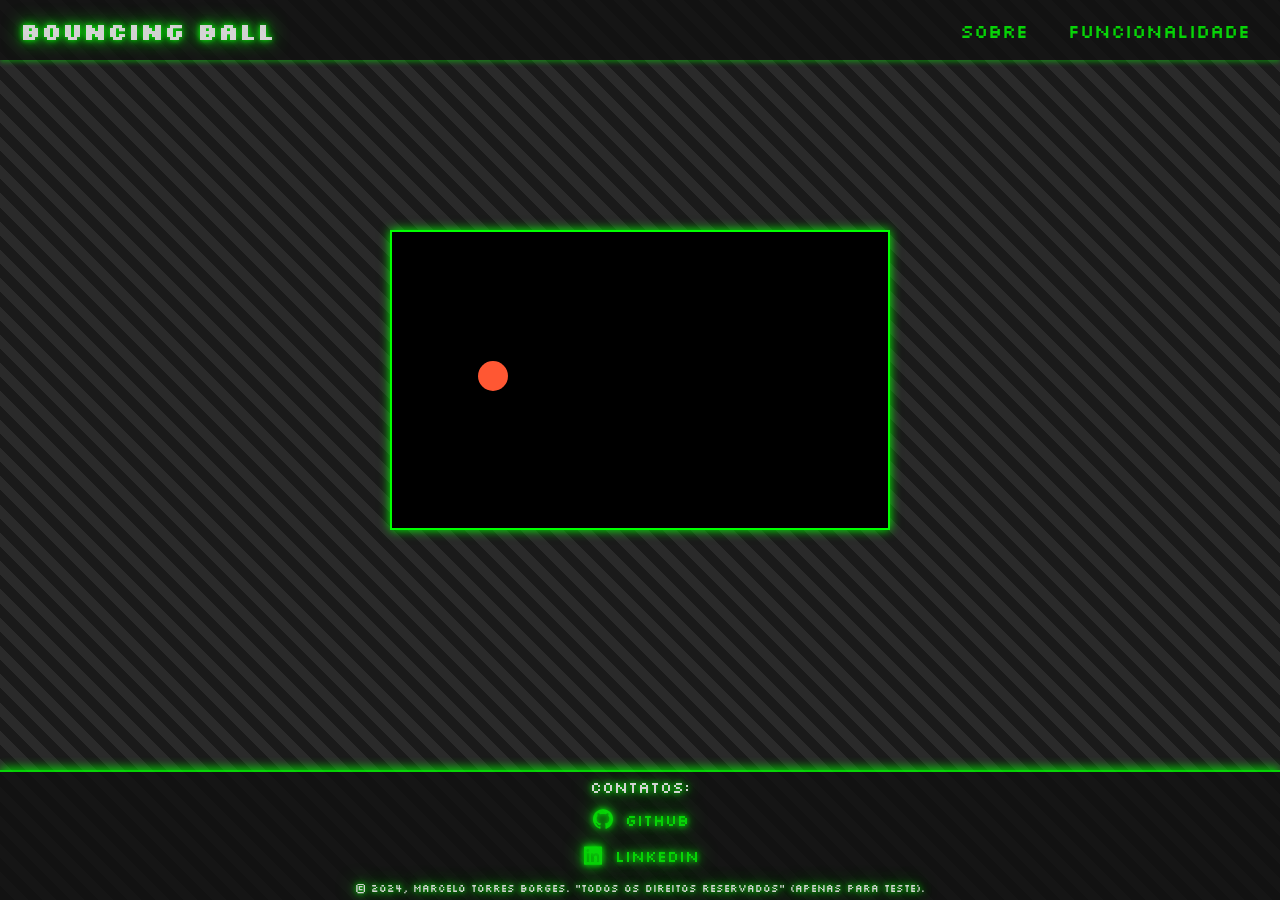
<file: Project_Bouncing_Ball_Animation/index.html>
<!DOCTYPE html>
<html lang="pt-BR">

<head>

    <meta charset="UTF-8">
    <meta name="viewport" content="width=device-width, initial-scale=1.0">
    <meta name="author" content="Marcelo Torres Borges">
    <meta name="description"
        content="Projeto de animação Bouncing Ball desenvolvido em JavaScript. Explore conceitos básicos de lógica de programação e desenvolvimento web para iniciantes.">
    <meta name="robots" content="index, follow">

    <link rel="preconnect" href="https://fonts.googleapis.com">
    <link rel="preconnect" href="https://fonts.gstatic.com" crossorigin>
    <link href="https://fonts.googleapis.com/css2?family=Silkscreen:wght@400;700&display=swap" rel="stylesheet">

    <link rel="apple-touch-icon" sizes="180x180" href="./src/assets/favicon/apple-touch-icon.png">
    <link rel="icon" type="image/png" sizes="32x32" href="./src/assets/favicon/favicon-32x32.png">
    <link rel="icon" type="image/png" sizes="16x16" href="./src/assets/favicon/favicon-16x16.png">
    <link rel="manifest" href="/site.webmanifest">

    <link href='https://unpkg.com/boxicons@2.1.4/css/boxicons.min.css' rel='stylesheet'>

    <link rel="stylesheet" href="./src/css/reset.css">
    <link rel="stylesheet" href="./src/css/style.css">
    <link rel="stylesheet" href="./src/css/responsive.css">

    <title>Animação Bouncing Ball | Projeto para Iniciantes</title>

</head>

<body>

    <header>
        <h1 class="titulopag">Bouncing ball</h1>
        <nav class="navbar">
            <ul class="nav-menu">
                <li class="nav-item">
                    <a href="#" class="nav-link" id="open-sobre">Sobre</a>
                    <div id="modal-sobre" class="modal" role="dialog" aria-label="Sobre o Projeto" aria-modal="true">
                        <div class="modal-content">
                            <span class="close" id="close-sobre" aria-label="Fechar">&times;</span>
                            <p>Este projeto de animação: Bouncing Ball foi desenvolvido como parte dos meus estudos
                                sobre conceitos básicos de lógica de programação aplicada ao desenvolvimento web.</p>
                        </div>
                    </div>
                </li>
                <li class="nav-item">
                    <a href="#" class="nav-link" id="open-funcionalidade">Funcionalidade</a>
                    <div id="modal-funcionalidade" class="modal" role="dialog" aria-label="Funcionalidade"
                        aria-modal="true">
                        <div class="modal-content">
                            <span class="close" id="close-funcionalidade" aria-label="Fechar">&times;</span>
                            <p>A bola percorre o retângulo, no qual a cada colisão com um dos lados a mesma modifica sua
                                tragetória e velocidade. Controlado via JavaScript.</p>
                        </div>
                    </div>
                </li>
            </ul>
        </nav>
    </header>

    <main>
        <section>
            <div class="animation-container">
                <div class="ball" id="ball"></div>
            </div>
        </section>
    </main>

    <footer class="rodape">
        <div>
            <p class="paragrafo">Contatos:</p>
            <ul class="contact-list">
                <li class="contact-item">
                    <i class='bx bxl-github' aria-hidden="true"></i>
                    <a href="https://github.com/MarceloTB-FeWd" class="links" target="_blank">Github</a>
                </li>
                <li class="contact-item">
                    <i class='bx bxl-linkedin-square' aria-hidden="true"></i>
                    <a href="https://www.linkedin.com/in/marcelo-torres-borges-61a527212/" class="links"
                        target="_blank">Linkedin</a>
                </li>
            </ul>
        </div>
        <p class="paragraforodape">&copy; 2024, Marcelo Torres Borges. "Todos os direitos reservados" (apenas para
            teste).</p>
    </footer>

    <script src="./src/js/script.js"></script>

</body>

</html>
</file>
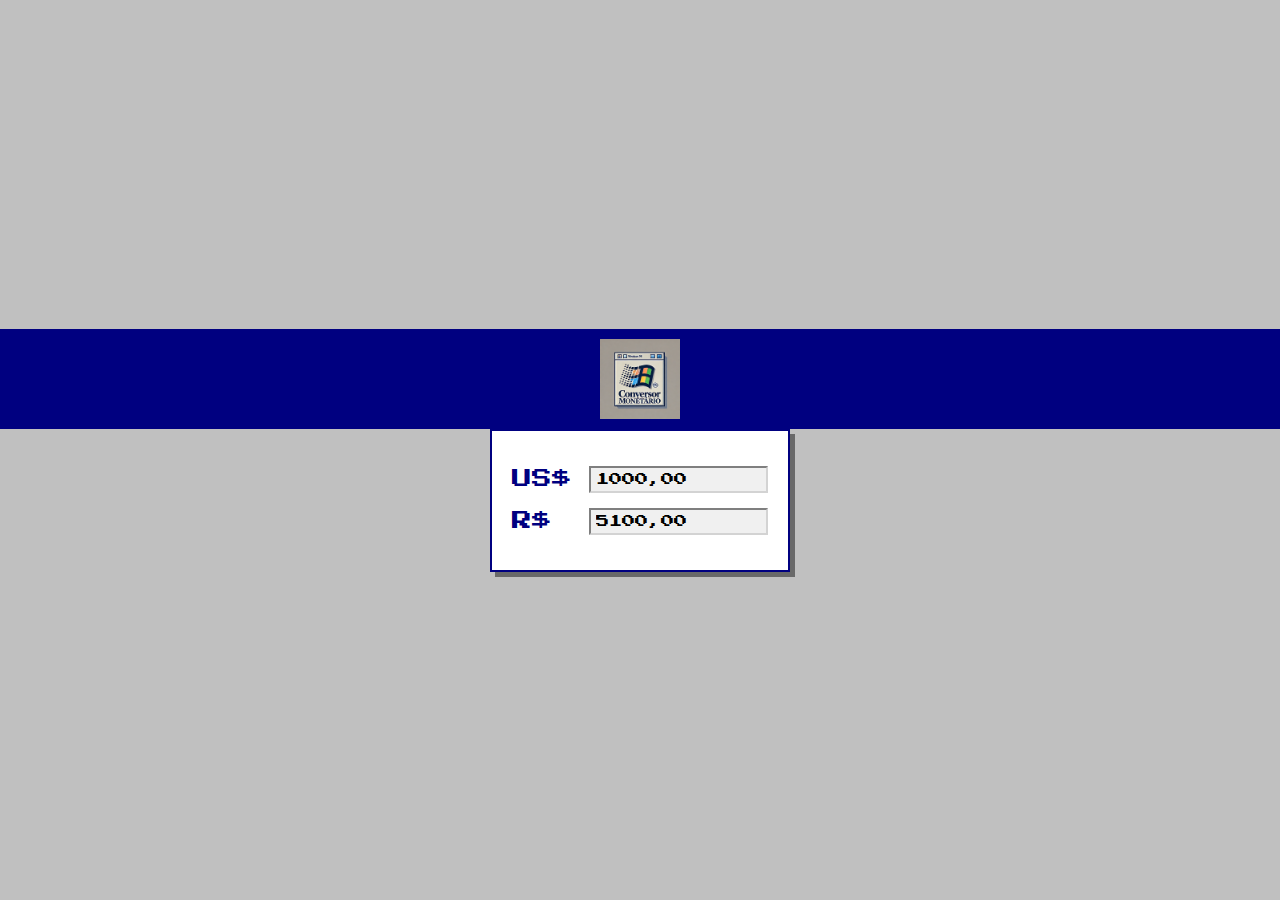
<file: Project_Currency_Converter/index.html>
<!DOCTYPE html>
<html lang="pt-br">

<head>

    <meta charset="UTF-8">
    <meta name="viewport" content="width=device-width, initial-scale=1.0">
    <title>Conversor Monetário</title>

    <link rel="stylesheet" href="./src/css/reset.css">
    <link rel="stylesheet" href="./src/css/estilos.css">
    <link rel="stylesheet" href="./src/css/responsivo.css">

    <link rel="preconnect" href="https://fonts.googleapis.com" />
    <link rel="preconnect" href="https://fonts.gstatic.com" crossorigin />
    <link href="https://fonts.googleapis.com/css2?family=Montaga&family=Press+Start+2P&display=swap" rel="stylesheet" />

</head>

<body>

    <header>
        <img src="./src/assets/imagem/Logov2.png" alt="Conversor" />
    </header>

    <main>
        <section>
            <span class="cur">US$</span>
            <input id="usd" type="text" />
        </section>

        <section>
            <span class="cur">R$</span>
            <input id="brl" type="text" />
        </section>

    </main>

<script src="./src/js/index.js"></script>

</body>

</html>
</file>
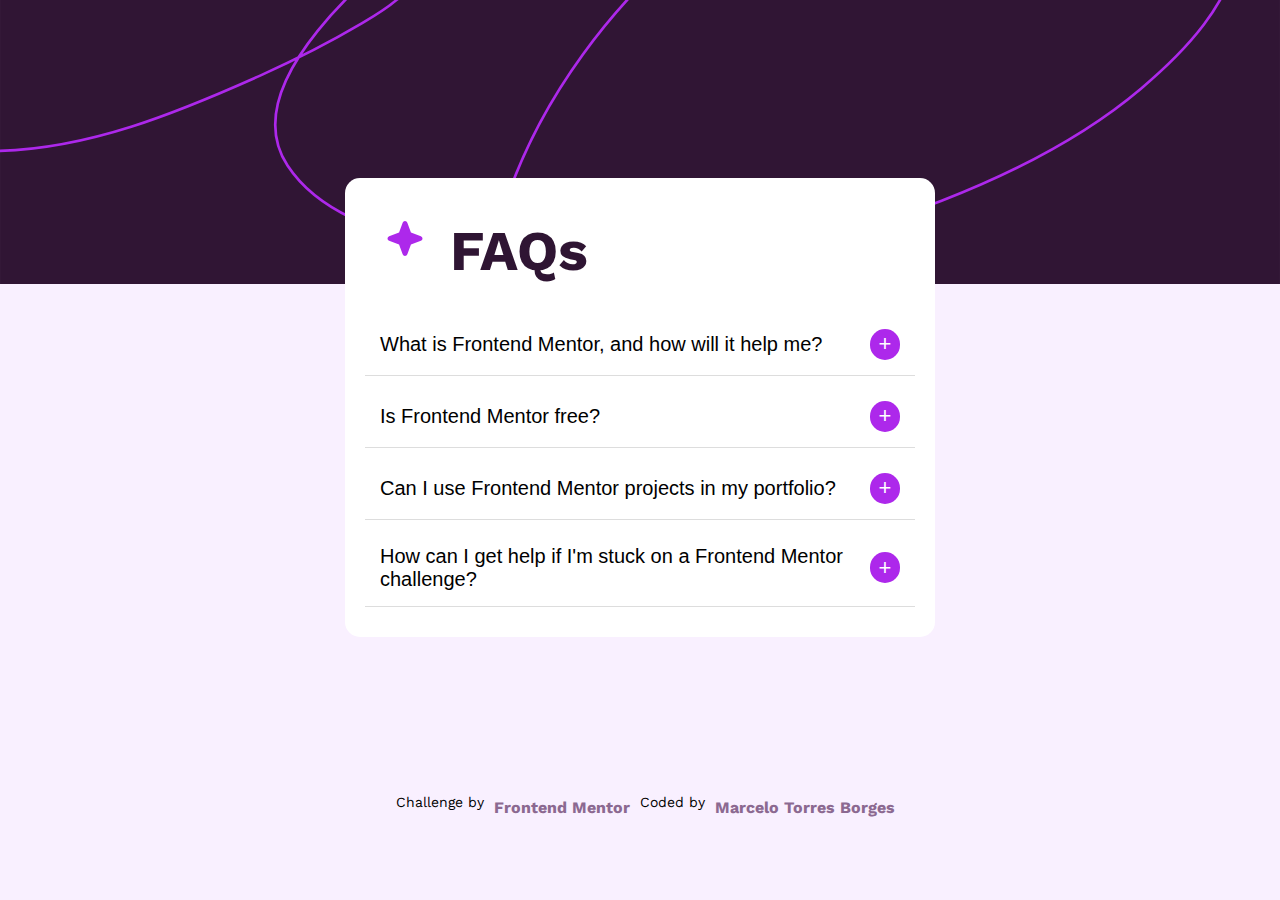
<file: Project_FAQ_Accordion/index.html>
<!DOCTYPE html>
<html lang="en">

<head>
    <meta charset="UTF-8">
    <meta name="viewport" content="width=device-width, initial-scale=1.0">
    <meta name="description" content="Discover an interactive FAQ accordion built with HTML, CSS, and JavaScript. Ideal for developers seeking to improve front-end skills through real-world coding challenges from Frontend Mentor.">
    <meta name="author" content="Marcelo Torres Borges">

    <link rel="shortcut icon" href="./src/assets/images/favicon-32x32.png" type="image/x-icon">

    <link rel="preconnect" href="https://fonts.googleapis.com">
    <link rel="preconnect" href="https://fonts.gstatic.com" crossorigin>
    <link href="https://fonts.googleapis.com/css2?family=Work+Sans:ital,wght@0,100..900;1,100..900&display=swap"
        rel="stylesheet">

    <link rel="stylesheet" href="./src/css/reset.css">
    <link rel="stylesheet" href="./src/css/style.css">
    <link rel="stylesheet" href="./src/css/responsive.css">


    <title>Frontend Mentor | FAQ accordion</title>
</head>

<body>
    <main>
        <section>
            <div class="container-title-svg" aria-label="FAQ title and icon">
                <svg xmlns="http://www.w3.org/2000/svg" width="40" height="41" fill="none" viewBox="0 0 40 41" aria-hidden="true">
                    <path fill="#AD28EB"
                        d="M37.5 20.5a2.467 2.467 0 0 1-1.64 2.344l-9.913 3.604-3.603 9.911a2.5 2.5 0 0 1-4.688 0l-3.604-9.922-9.911-3.593a2.5 2.5 0 0 1 0-4.688l9.921-3.604 3.594-9.911a2.5 2.5 0 0 1 4.688 0l3.604 9.921 9.911 3.594A2.467 2.467 0 0 1 37.5 20.5Z" />
                </svg>
                <h1>FAQs</h1>
            </div>
            <ul aria-label="List of frequently asked questions">
                <li>
                    <div class="faq-items" aria-label="FAQ item 1">
                        <button class="faq-question" aria-expanded="false" aria-controls="answer-1">
                            <span>What is Frontend Mentor, and how will it help
                                me?</span>
                            <span class="icon" aria-hidden="true">+</span>
                        </button>
                        <div class="faq-answer" id="1a" aria-hidden="true">
                            <p>Frontend Mentor offers realistic coding challenges to help developers
                                improve
                                their
                                frontend coding skills with projects in HTML, CSS, and JavaScript. It's suitable for
                                all levels and ideal for portfolio building.
                            </p>
                        </div>
                    </div>
                </li>
                <li>
                    <div class="faq-items" aria-label="FAQ item 2">
                        <button class="faq-question" aria-expanded="false" aria-controls="answer-2">
                            <span>Is Frontend Mentor free?</span>
                            <span class="icon" aria-hidden="true">+</span>
                        </button>
                        <div class="faq-answer" id="2b" aria-hidden="true">
                            <p>Yes, Frontend Mentor offers both free and premium coding challenges, with the free
                                option providing access to a range of projects suitable for all skill levels.
                            </p>
                        </div>
                    </div>
                </li>
                <li>
                    <div class="faq-items" aria-label="FAQ item 3">
                        <button class="faq-question" aria-expanded="false" aria-controls="answer-3">
                            <span>Can I use Frontend Mentor projects in my portfolio?</span>
                            <span class="icon" aria-hidden="true">+</span>
                        </button>
                        <div class="faq-answer" id="3c" aria-hidden="true">
                            <p>Yes, you can use projects completed on Frontend Mentor in your portfolio. It's an
                                excellent
                                way to showcase your skills to potential employers!
                            </p>
                        </div>
                    </div>
                </li>
                <li>
                    <div class="faq-items" aria-label="FAQ item 4">
                        <button class="faq-question" aria-expanded="false" aria-controls="answer-4">
                            <span>How can I get help if I'm stuck on a Frontend Mentor challenge?</span>
                            <span class="icon" aria-hidden="true">+</span>
                        </button>
                        <div class="faq-answer" id="4d" aria-hidden="true">
                            <p>The best place to get help is inside Frontend Mentor's Discord community. There's a help
                                channel where you can ask questions and seek support from other community members.
                            </p>
                        </div>
                    </div>
                </li>
            </ul>
        </section>
    </main>

    <footer>
        <div class="container-footer-links">
            <p class="p-footer">Challenge by</p> 
            <a href="https://www.frontendmentor.io?ref=challenge" target="_blank" class="links" rel="noopener noreferrer">Frontend Mentor</a>
            <p class="p-footer">Coded by</p>  
            <a href="https://github.com/MarceloTB-FeWd" target="_blank" class="links" rel="noopener noreferrer">Marcelo Torres Borges</a>
        </div>
    </footer>

    <script src="./src/js/script.js"></script>
</body>

</html>
</file>
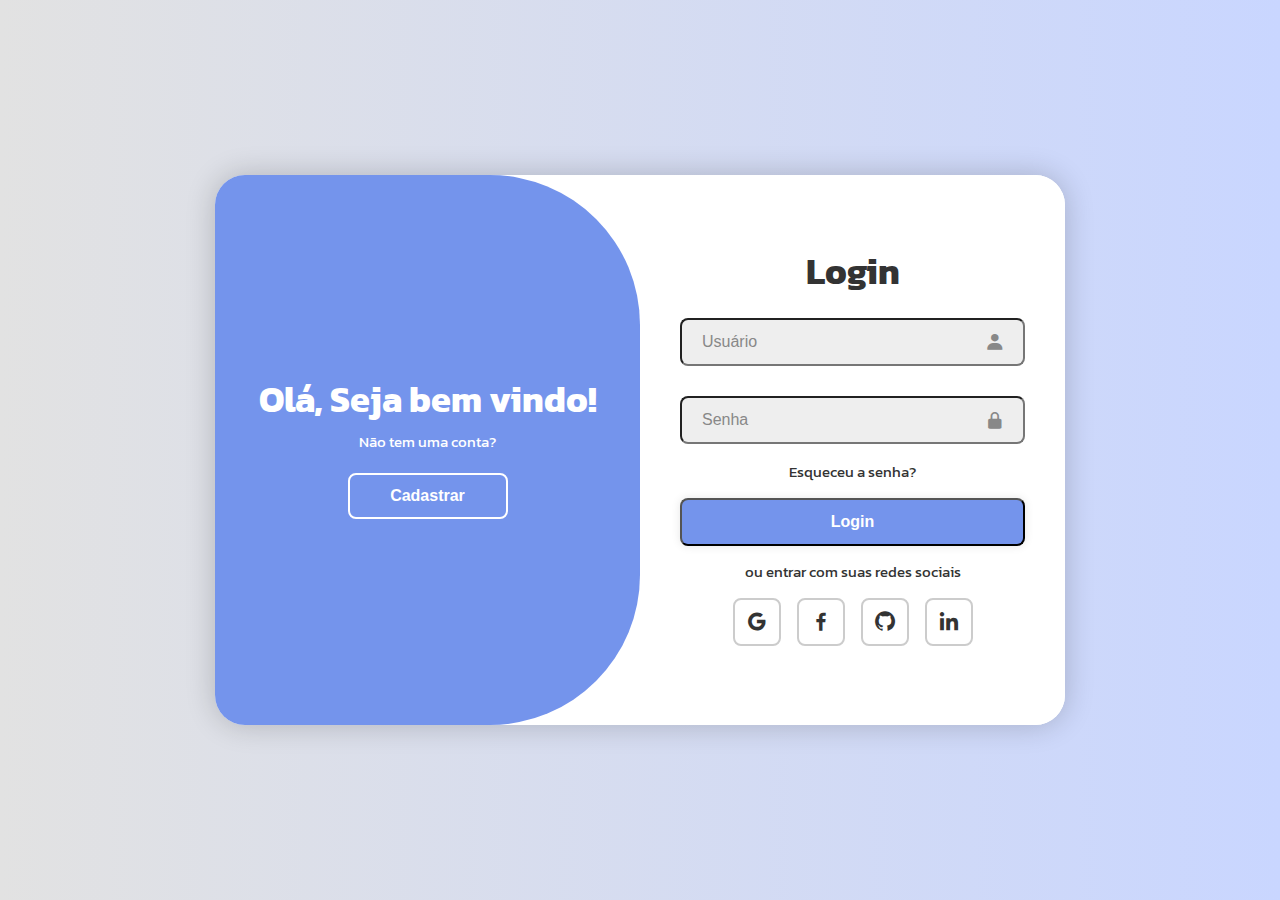
<file: Project_Login_Register_Interface/index.html>
<!DOCTYPE html>
<html lang="pt-br">

<head>
    <meta charset="UTF-8">
    <meta name="viewport" content="width=device-width, initial-scale=1.0">
    <meta http-equiv="X-UA-Compatible" content="ie=edge">
    <meta name="description" content="Formulário de registro e também de login">

    <title>Login</title>

    <link rel="preconnect" href="https://fonts.googleapis.com">
    <link rel="preconnect" href="https://fonts.gstatic.com" crossorigin>
    <link
        href="https://fonts.googleapis.com/css2?family=Kanit:ital,wght@0,100;0,200;0,300;0,400;0,500;0,600;0,700;0,800;0,900;1,100;1,200;1,300;1,400;1,500;1,600;1,700;1,800;1,900&family=Roboto+Condensed:ital,wght@0,100..900;1,100..900&display=swap"
        rel="stylesheet">
        
    <link rel="apple-touch-icon" sizes="180x180" href="./src/assets/favicon_io/apple-touch-icon.png">
    <link rel="icon" type="image/png" sizes="32x32" href="./src/assets/favicon_io/favicon-32x32.png">
    <link rel="icon" type="image/png" sizes="16x16" href="./src/assets/favicon_io/favicon-16x16.png">
    <link rel="manifest" href="./src/assets/favicon_io/site.webmanifest">

    <link rel="stylesheet" href="./src/css/reset.css">
    <link rel="stylesheet" href="./src/css/style.css">
    <link rel="stylesheet" href="./src/css/responsive.css">

    <link href='https://unpkg.com/boxicons@2.1.4/css/boxicons.min.css' rel='stylesheet'>

</head>

<body>

    <!-- 1 -->
    <div class="container">
        <div class="form-box login">
            <form action="">
                <h1>Login</h1>
                <div class="input-box">
                    <input type="text" placeholder="Usuário" required>
                    <i class='bx bxs-user'></i>
                </div>
                <div class="input-box">
                    <input type="password" placeholder="Senha" required>
                    <i class='bx bxs-lock-alt'></i>
                </div>
                <div class="forgot-link">
                    <a href="#">Esqueceu a senha?</a>
                </div>
                <button type="submit" class="btn">Login</button>
                <p>ou entrar com suas redes sociais</p>
                <div class="social-icons">
                    <a href="#">
                        <i class='bx bxl-google'></i>
                    </a>
                    <a href="#">
                        <i class='bx bxl-facebook'></i>
                    </a>
                    <a href="#">
                        <i class='bx bxl-github'></i>
                    </a>
                    <a href="#">
                        <i class='bx bxl-linkedin'></i>
                    </a>
                </div>
            </form>
        </div>

        <!-- 2 -->
        <div class="form-box register">
            <form action="">
                <h1>Cadastrar</h1>
                <div class="input-box">
                    <input type="text" placeholder="Usuário" required>
                    <i class='bx bxs-user'></i>
                </div>
                <div class="input-box">
                    <input type="email" placeholder="Email" required>
                    <i class='bx bxs-envelope'></i>
                </div>
                <div class="input-box">
                    <input type="password" placeholder="Senha" required>
                    <i class='bx bxs-lock-alt'></i>
                </div>
                <button type="submit" class="btn">Cadastrar</button>
                <p>ou cadastre-se com suas redes sociais</p>
                <div class="social-icons">
                    <a href="#">
                        <i class='bx bxl-google'></i>
                    </a>
                    <a href="#">
                        <i class='bx bxl-facebook'></i>
                    </a>
                    <a href="#">
                        <i class='bx bxl-github'></i>
                    </a>
                    <a href="#">
                        <i class='bx bxl-linkedin'></i>
                    </a>
                </div>
            </form>
        </div>

        <!-- 3 -->
        <div class="toggle-box">
            <div class="toggle-panel toggle-left">
                <h1>Olá, Seja bem vindo!</h1>
                <p>Não tem uma conta?</p>
                <button class="btn register-btn">Cadastrar</button>
            </div>
            <div class="toggle-panel toggle-right">
                <h1>Bem vindo de volta!</h1>
                <p>Já tem uma conta?</p>
                <button class="btn login-btn">Login</button>
            </div>
        </div>
    </div>

    <script src="./src/js/script.js"></script>

</body>

</html>
</file>
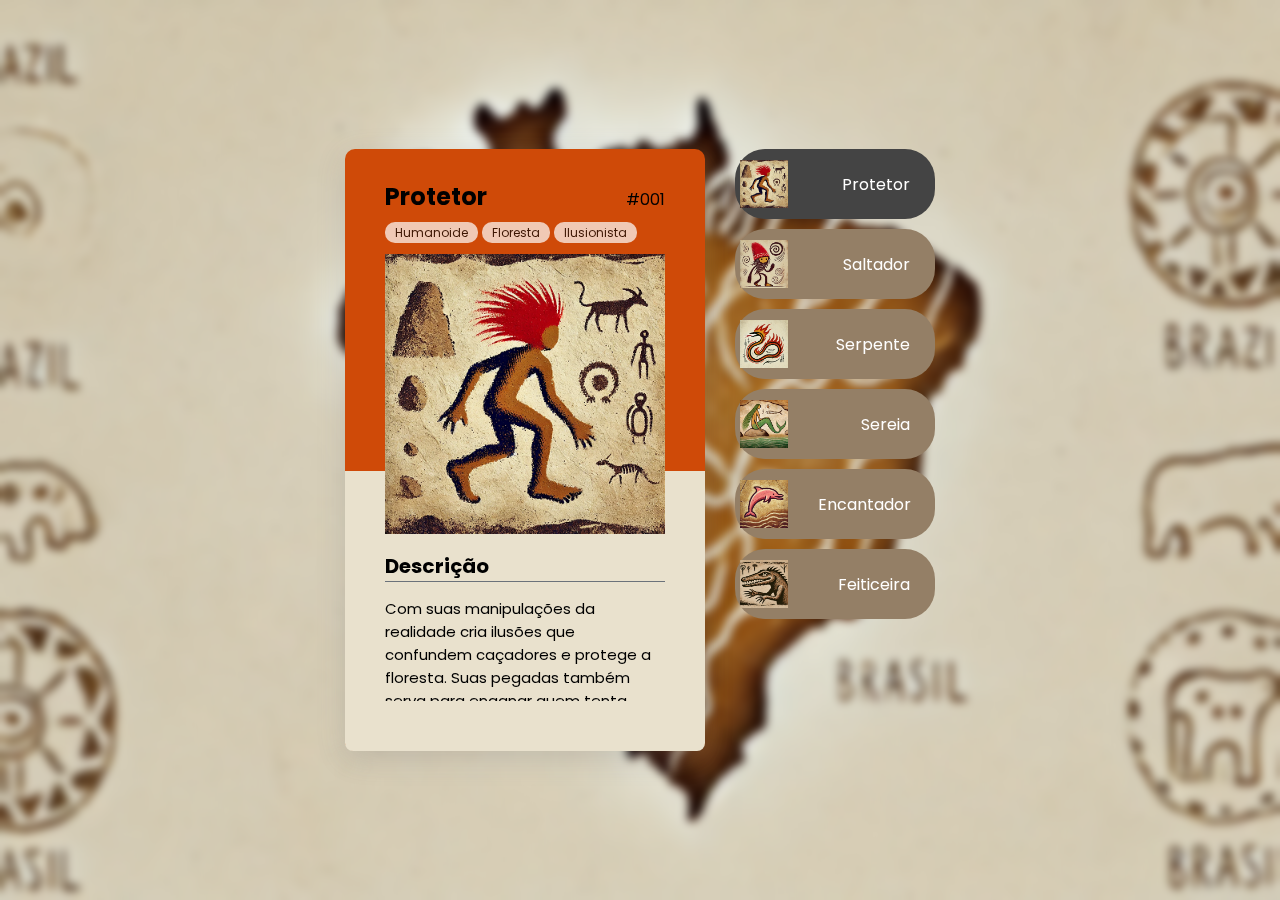
<file: Project_Paleolithic_Creatures/index.html>
<!DOCTYPE html>
<html lang="pt-BR">
  <head>
    <meta charset="UTF-8" />
    <meta name="viewport" content="width=device-width, initial-scale=1.0" />
    <title>Criaturas do Paleolítico</title>

    <link rel="stylesheet" href="./src/css/reset.css">
    <link rel="stylesheet" href="./src/css/estilos.css">
    <link rel="stylesheet" href="./src/css/responsivo.css">

    <link rel="preconnect" href="https://fonts.googleapis.com" />
    <link rel="preconnect" href="https://fonts.gstatic.com" crossorigin />
    <link
      href="https://fonts.googleapis.com/css2?family=Poppins:ital,wght@0,100;0,200;0,300;0,400;0,500;0,600;0,700;0,800;0,900;1,100;1,200;1,300;1,400;1,500;1,600;1,700;1,800;1,900&display=swap"
      rel="stylesheet"
    />
  </head>

  <body>
    <main>
      <div class="devclore">
        <div class="cartoes-devclore">
          <div class="cartao-devclore tipo-humanoide aberto" id="cartao-protetor">
            <div class="cartao-topo">
              <div class="detalhes">
                <h2 class="nome">Protetor</h2>
                <span>#001</span>
              </div>

              <span class="tipo">Humanoide</span>
              <span class="local">Floresta</span>
              <span class="habilidade">Ilusionista</span>

              <div class="cartao-imagem">
                <img src="./src/assets/imagens/protetor.png" alt="protetor" />
              </div>
            </div>

            <div class="cartao-informacoes">
              <div class="descricao">
                <h3>Descrição</h3>

                <p>
                  Com suas manipulações da realidade cria ilusões que confundem caçadores e protege a floresta. Suas pegadas também serva para enganar quem tenta invadir seu território. Implacável com quem desrespeita a natureza, usa sua astúcia e força para manter o equilíbrio na selva.
                </p>
              </div>
            </div>
          </div>

          <div class="cartao-devclore tipo-travesso" id="cartao-saltador">
            <div class="cartao-topo">
              <div class="detalhes">
                <h2 class="nome">Saltador</h2>
                <span>#002</span>
              </div>

              <span class="tipo">Travesso</span>
              <span class="local">Redemoinhos</span>
              <span class="habilidade">Arteiro</span>

              <div class="cartao-imagem">
                <img src="./src/assets/imagens/saltador.png" alt="saltador" />
              </div>
            </div>

            <div class="cartao-informacoes">
              <div class="descricao">
                <h3>Descrição</h3>
                <p>
                  Travesso e veloz, ele aparece em redemoinhos, pregando peças em viajantes desavisados. Com seu gorro encantado, espalha confusão e caos, mas sempre com um toque de humor.
                </p>
              </div>
            </div>
          </div>

          <div class="cartao-devclore tipo-dragao" id="cartao-serpente">
            <div class="cartao-topo">
              <div class="detalhes">
                <h2 class="nome">Serpente</h2>
                <span>#003</span>
              </div>

              <span class="tipo">Dragão</span>
              <span class="local">Pampas</span>
              <span class="habilidade">Sopro de fogo</span>

              <div class="cartao-imagem">
                <img src="./src/assets/imagens/serpente.png" alt="serpente" />
              </div>
            </div>

            <div class="cartao-informacoes">
              <div class="descricao">
                <h3>Descrição</h3>
                <p>
                  Esta criatura mítica desliza pelos campos e florestas, envolta em chamas. Guardiã das matas, ela pune aqueles que ousam destruí-las. Seu brilho de fogo é tanto um aviso quanto uma ameaça.
                </p>
              </div>
            </div>
          </div>

          <div class="cartao-devclore tipo-agua" id="cartao-sereia">
            <div class="cartao-topo">
              <div class="detalhes">
                <h2 class="nome">Sereia</h2>
                <span>#004</span>
              </div>

              <span class="tipo">Água</span>
              <span class="local">Lagoa</span>
              <span class="habilidade">Encantamento</span>

              <div class="cartao-imagem">
                <img src="./src/assets/imagens/sereia.png" alt="sereia" />
              </div>
            </div>

            <div class="cartao-informacoes">
              <div class="descricao">
                <h3>Descrição</h3>

                <p>
                  Encantadora e misteriosa, sua beleza atrai navegantes para os rios profundos. Metade mulher, metade peixe, ela é tanto protetora quanto tentadora, usando seu canto para fascinar e controlar.
                </p>
              </div>
            </div>
          </div>

          <div class="cartao-devclore tipo-metamorfo" id="cartao-encantador">
            <div class="cartao-topo">
              <div class="detalhes">
                <h2 class="nome">Encantador</h2>
                <span>#005</span>
              </div>

              <span class="tipo">Metamorfo</span>
              <span class="local">Rio</span>
              <span class="habilidade">Persuadir</span>

              <div class="cartao-imagem">
                <img src="./src/assets/imagens/encantador.png" alt="encantador" />
              </div>
            </div>

            <div class="cartao-informacoes">
              <div class="descricao">
                <h3>Descrição</h3>
                <p>
                  Um ser que assume a forma de um homem carismático nas noites de lua cheia. Seduz e encanta, mas logo desaparece nas profundezas das águas. Sua lenda permeia as margens dos rios amazônicos.
                </p>
              </div>
            </div>
          </div>

          <div class="cartao-devclore tipo-pesadelo" id="cartao-feiticeira">
            <div class="cartao-topo">
              <div class="detalhes">
                <h2 class="nome">Feiticeira</h2>
                <span>#006</span>
              </div>

              <span class="tipo">Pesadelo</span>
              <span class="local">Gruta</span>
              <span class="habilidade">Aterrorizar</span>

              <div class="cartao-imagem">
                <img src="./src/assets/imagens/feiticeira.png" alt="feiticeira" />
              </div>
            </div>

            <div class="cartao-informacoes">
              <div class="descricao">
                <h3>Descrição</h3>
                <p>
                  Uma bruxa com aparência de réptil, temida por sua habilidade de invadir os sonhos e trazer pesadelos. Vive nas sombras, sempre à espreita, e usa seus poderes para aterrorizar os que ousam cruzar seu caminho.
                </p>
              </div>
            </div>
          </div>
        </div>

        <nav class="listagem">
          <ul>
            <li class="devclore ativo" id="protetor">
              <img src="./src/assets/imagens/protetor.png" alt="protetor" />
              <span>Protetor</span>
            </li>
            <li class="devclore" id="saltador">
              <img src="./src/assets/imagens/saltador.png" alt="saltador" />
              <span>Saltador</span>
            </li>
            <li class="devclore" id="serpente">
              <img src="./src/assets/imagens/serpente.png" alt="serpente" />
              <span>Serpente</span>
            </li>
            <li class="devclore" id="sereia">
              <img src="./src/assets/imagens/sereia.png" alt="sereia" />
              <span>Sereia</span>
            </li>
            <li class="devclore" id="encantador">
              <img src="./src/assets/imagens/encantador.png" alt="encantador" />
              <span>Encantador</span>
            </li>
            <li class="devclore" id="feiticeira">
              <img src="./src/assets/imagens/feiticeira.png" alt="feiticeira" />
              <span>Feiticeira</span>
            </li>
          </ul>
        </nav>
      </div>
    </main>
    <script src="./src/js/index.js"></script>
  </body>
</html>
</file>
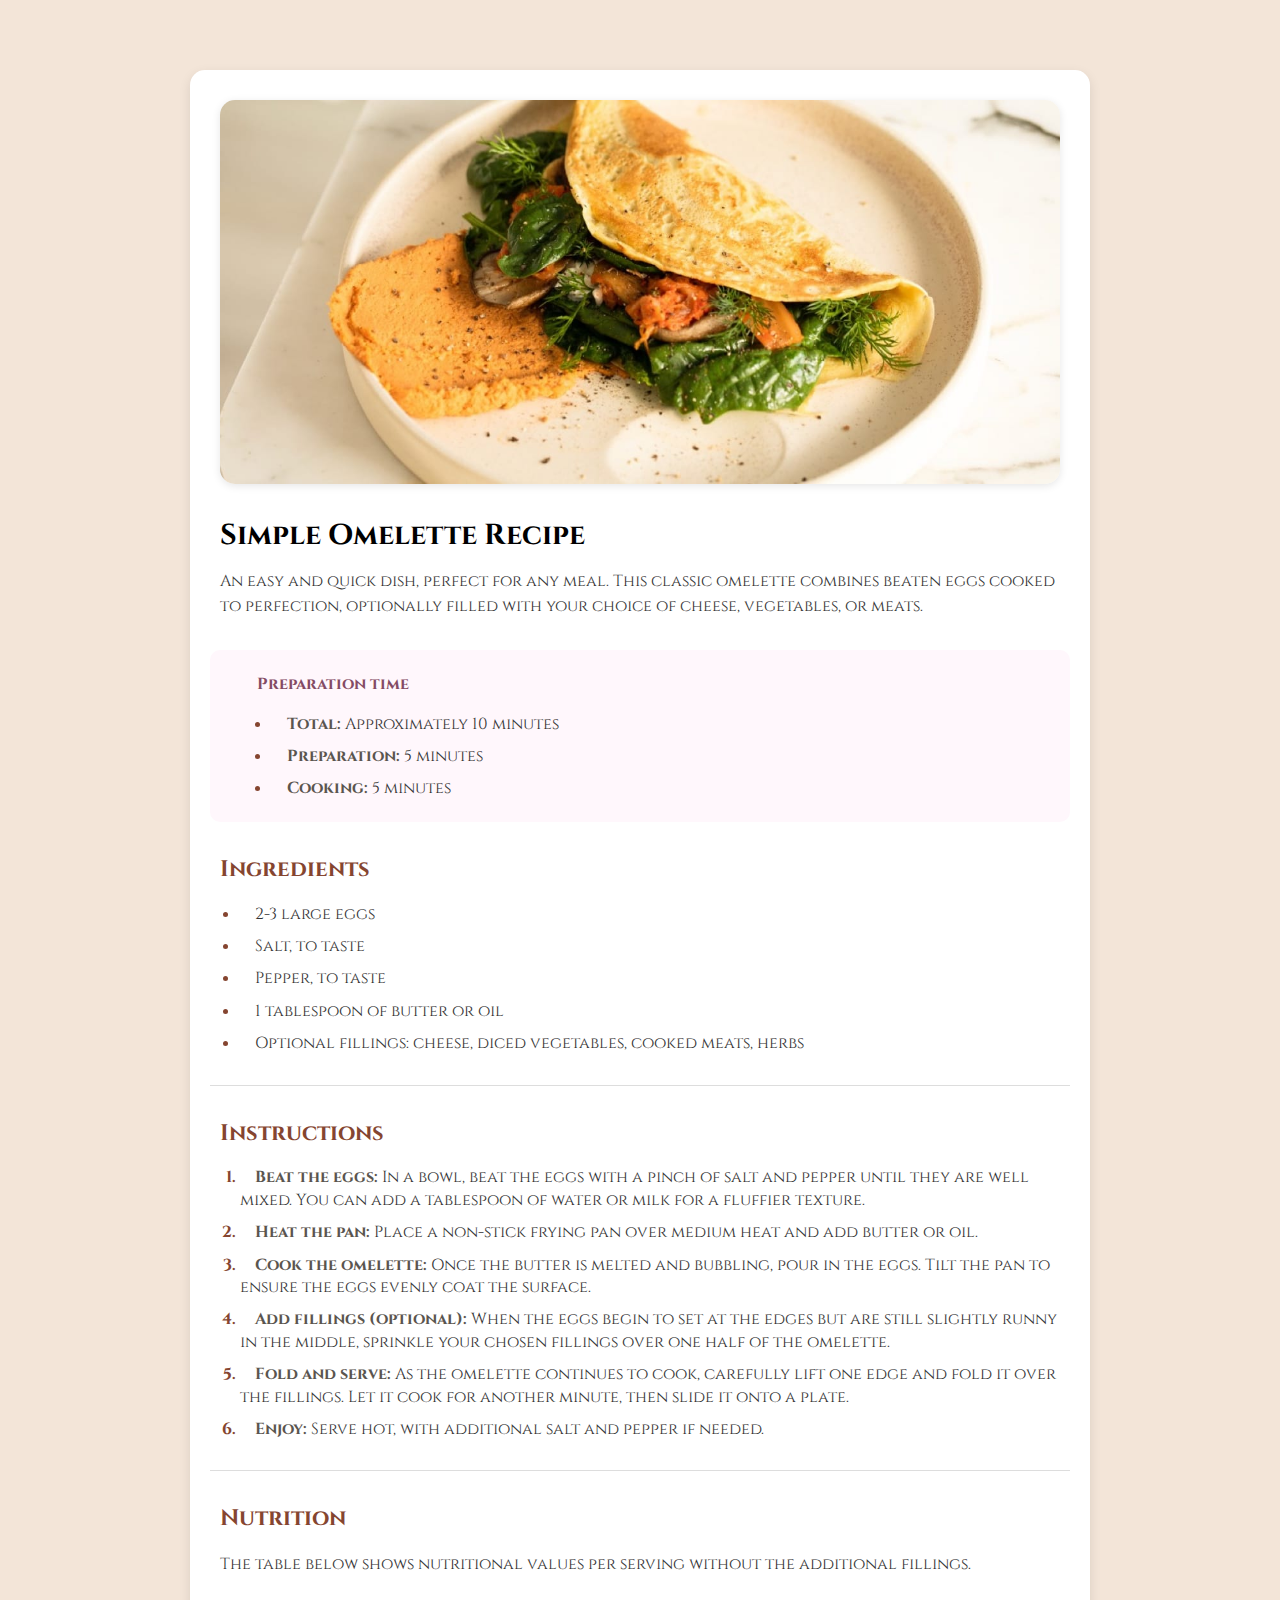
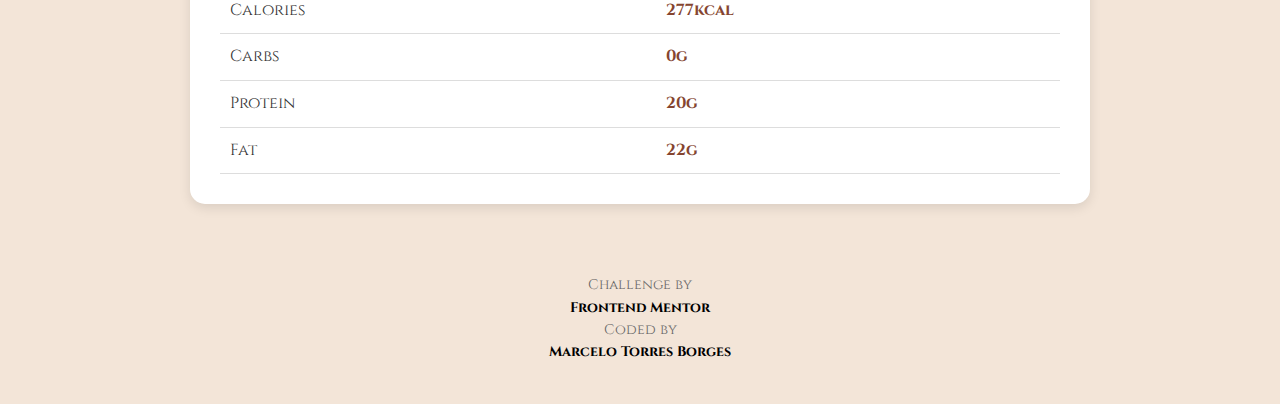
<file: Project_Recipe_Page/index.html>
<!DOCTYPE html>
<html lang="en">

<head>
    <meta charset="UTF-8">
    <meta name="viewport" content="width=device-width, initial-scale=1.0">
    <meta name="description"
        content="Learn how to make a simple and delicious omelette with this easy recipe. Step-by-step instructions, ingredients list, preparation tips, and nutrition facts included. Perfect for any meal!">

    <link rel="icon" type="image/png" sizes="32x32" href="./src/assets/images/favicon-32x32.png">

    <link rel="preconnect" href="https://fonts.googleapis.com">
    <link rel="preconnect" href="https://fonts.gstatic.com" crossorigin>
    <link href="https://fonts.googleapis.com/css2?family=Cinzel:wght@400..900&display=swap" rel="stylesheet">

    <link rel="stylesheet" href="./src/css/reset.css">
    <link rel="stylesheet" href="./src/css/style.css">
    <link rel="stylesheet" href="./src/css/responsive.css">

    <title>Frontend Mentor | Recipe page</title>

</head>

<body>

    <main>
        <section>
            <div class="container-first">
                <img src="./src/assets/images/image-omelette.jpeg" alt="Plate of a simple omelette with vegetables"
                    class="custom-img">
                <h1>Simple Omelette Recipe</h1>
                <p>An easy and quick dish, perfect for any meal. This classic omelette combines beaten eggs cooked
                    to perfection, optionally filled with your choice of cheese, vegetables, or meats.
                </p>
            </div>
        </section>

        <section>
            <div class="container-pt">
                <h2>Preparation time</h2>
                <ul aria-label="List of preparation">
                    <li><strong>Total:</strong> Approximately 10 minutes</li>
                    <li><strong>Preparation:</strong> 5 minutes</li>
                    <li><strong>Cooking:</strong> 5 minutes</li>
                </ul>
            </div>
        </section>

        <section>
            <div class="container-ingre">
                <h2>Ingredients</h2>
                <ul aria-label="List of required ingredients">
                    <li>2-3 large eggs</li>
                    <li>Salt, to taste</li>
                    <li>Pepper, to taste</li>
                    <li>1 tablespoon of butter or oil</li>
                    <li>Optional fillings: cheese, diced vegetables, cooked meats, herbs</li>
                </ul>
            </div>
        </section>

        <section>
            <div class="container-inst">
                <h2>Instructions</h2>
                <ol aria-label="List of instructions">
                    <li><strong>Beat the eggs:</strong> In a bowl, beat the eggs with a pinch of salt and pepper until
                        they are well
                        mixed.
                        You can add a tablespoon of water or milk for a fluffier texture.</li>
                    <li><strong>Heat the pan:</strong> Place a non-stick frying pan over medium heat and add butter or
                        oil.</li>
                    <li><strong>Cook the omelette:</strong> Once the butter is melted and bubbling, pour in the eggs.
                        Tilt the pan to
                        ensure
                        the eggs evenly coat the surface.</li>
                    <li><strong>Add fillings (optional):</strong> When the eggs begin to set at the edges but are still
                        slightly runny in
                        the
                        middle, sprinkle your chosen fillings over one half of the omelette.</li>
                    <li><strong>Fold and serve:</strong> As the omelette continues to cook, carefully lift one edge and
                        fold it over the
                        fillings. Let it cook for another minute, then slide it onto a plate.</li>
                    <li><strong>Enjoy:</strong> Serve hot, with additional salt and pepper if needed.</li>
                </ol>
            </div>
        </section>

        <section>
            <div class="container-nutri">
                <h2>Nutrition</h2>
                <p>The table below shows nutritional values per serving without the additional fillings.</p>
                <table class="table-nutri" aria-label="Nutritional values per serving">
                    <tr>
                        <th scope="row">Calories</th>
                        <td>277kcal</td>
                    </tr>
                    <tr>
                        <th scope="row">Carbs</th>
                        <td>0g</td>
                    </tr>
                    <tr>
                        <th scope="row">Protein</th>
                        <td>20g</td>
                    </tr>
                    <tr>
                        <th scope="row">Fat</th>
                        <td>22g</td>
                    </tr>
                </table>
            </div>
        </section>
    </main>

    <footer>
        <div class="attribution">
            Challenge by <a class="link" href="https://www.frontendmentor.io?ref=challenge" target="_blank"
                rel="noopener noreferrer" aria-label="Visit Frontendio page">Frontend Mentor</a>
            Coded by <a class="link" href="https://github.com/MarceloTB-FeWd" target="_blank" rel="noopener noreferrer"
                aria-label="Visit Marcelo Torres Borges's GitHub profile">Marcelo Torres Borges</a>
        </div>
    </footer>

</body>

</html>
</file>
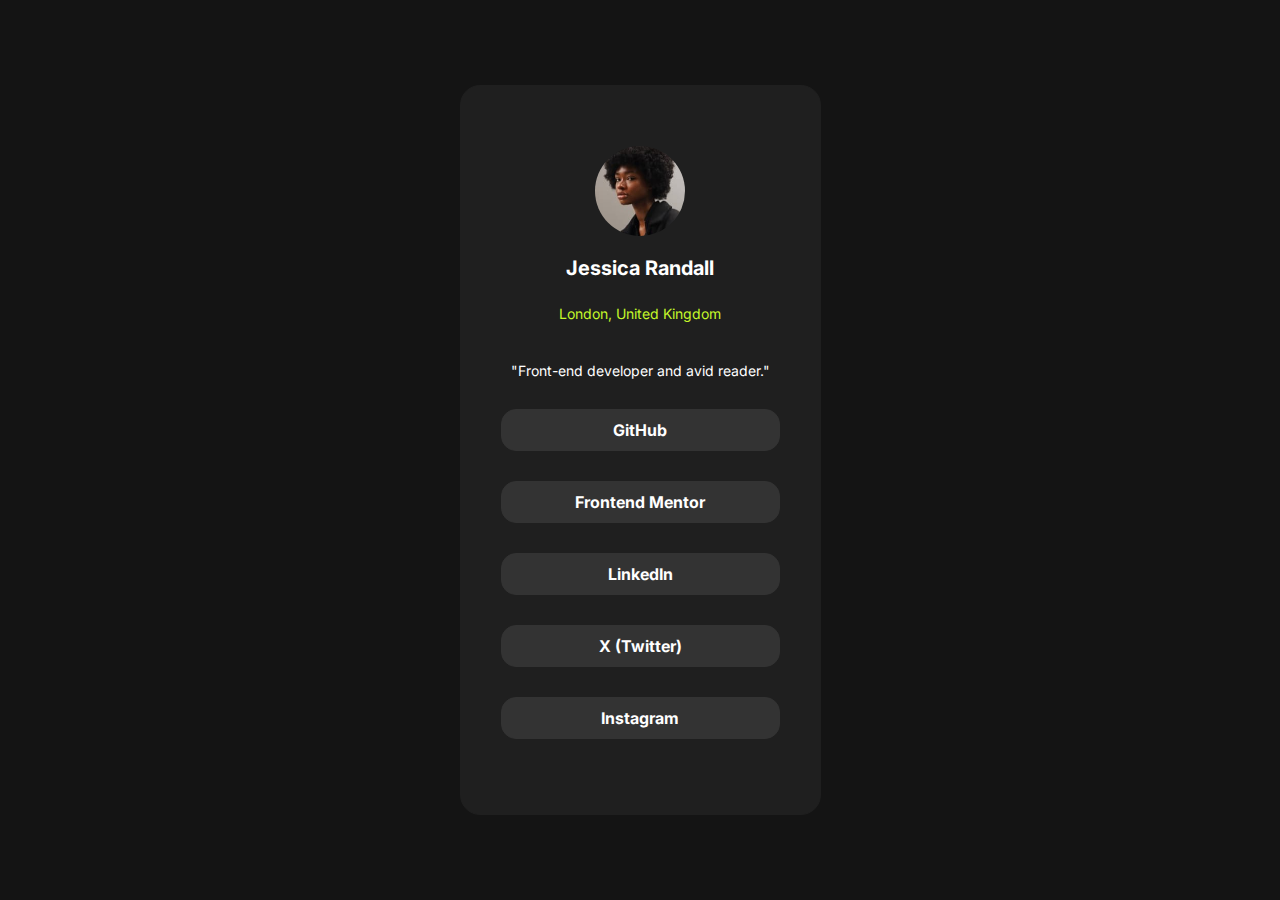
<file: Project_Social_links_profile_main/index.html>
<!DOCTYPE html>
<html lang="en">

<head>
    <meta charset="UTF-8">
    <meta name="viewport" content="width=device-width, initial-scale=1.0">
    <meta name="description" content="Connect with me through my social profiles on various platforms.">
    <meta name="author" content="Marcelo Torres Borges">

    <link rel="shortcut icon" href="./src/assets/images/favicon-32x32.png" type="image/x-icon">

    <link rel="preconnect" href="https://fonts.googleapis.com">
    <link rel="preconnect" href="https://fonts.gstatic.com" crossorigin>
    <link
        href="https://fonts.googleapis.com/css2?family=Inter:ital,opsz,wght@0,14..32,100..900;1,14..32,100..900&display=swap"
        rel="stylesheet">

    <link rel="stylesheet" href="./src/css/reset.css">
    <link rel="stylesheet" href="./src/css/style.css">
    <link rel="stylesheet" href="./src/css/responsive.css">

    <title>Frontend Mentor | Social links profile</title>
</head>

<body>
    <main>
        <section class="container-first" aria-label="Personal description and links to social profiles">
            <img src="./src/assets/images/avatar-jessica.jpeg" alt="Professional profile photo of Jessica Randall"
                class="photo">
            <h1>Jessica Randall</h1>
            <p class="first-p">London, United Kingdom</p>
            <p class="second-p">"Front-end developer and avid reader."</p>
            <a href="#" class="link" rel="noopener noreferrer">GitHub</a>
            <a href="#" class="link" rel="noopener noreferrer">Frontend
                Mentor</a>
            <a href="#" class="link" rel="noopener noreferrer">LinkedIn</a>
            <a href="#" class="link" rel="noopener noreferrer">X (Twitter)</a>
            <a href="#" class="link" rel="noopener noreferrer">Instagram</a>
        </section>
    </main>
</body>

</html>
</file>
<file: Project_Bouncing_Ball_Animation/src/css/style.css>
body {
    font-family: "Silkscreen", sans-serif;
    font-weight: 400;
    font-style: normal;
    display: flex;
    flex-direction: column;
    justify-content: center;
    align-items: center;
    min-height: 100vh;
    background-color: #1a1a1a;
    color: #00FF00;
    padding-top: 60px;
    padding-bottom: 130px;
    background-image: repeating-linear-gradient(45deg,
            #1a1a1a,
            #1a1a1a 10px,
            #2a2a2a 10px,
            #2a2a2a 20px);
}

header {
    display: flex;
    justify-content: space-between;
    align-items: center;
    position: fixed;
    top: 0;
    left: 0;
    width: 100%;
    height: 60px;
    background-color: #111;
    box-shadow: 0 2px 5px rgba(0, 255, 0, 0.5);
    opacity: 0.8;
    z-index: 1000;
}

.titulopag {
    color: #ffffff;
    margin: 0;
    font-size: 1.5em;
    padding: 10px 20px;
    text-shadow:
        0 0 5px #00FF00,
        0 0 10px #00FF00,
        0 0 20px #00FF00;
    transition: all 0.3s ease;
}

.navbar {
    display: flex;
    justify-content: flex-end;
    align-items: center;
    padding: 10px 20px;
    height: 100%;
}

.nav-menu {
    list-style: none;
    display: flex;
    gap: 20px;
}

.nav-item {
    position: relative;
}

.nav-link {
    color: #00FF00;
    text-decoration: none;
    font-size: 1.2em;
    padding: 5px 10px;
    transition: color 0.3s, background-color 0.3s, transform 0.3s;
}

.nav-link:hover {
    color: #ff0000;
    background-color: #00FF00;
    border-radius: 5px;
    transform: scale(1.1);
}

.modal {
    display: none;
    position: absolute;
    z-index: 1000;
    left: 50%;
    top: 25px;
    transform: translate(-50%);
    transition: opacity 0.3s ease, visibility 0.3s ease;
    width: 300px;
    padding: 15px;
}

.modal-content {
    position: relative;
    background-color: #000000;
    margin: 10% auto;
    padding: 20px 20px;
    border: 2px solid #00FF00;
    width: 80%;
    max-width: 500px;
    color: #ffffff;
    box-shadow: 0 0 10px #00FF00;
    border-radius: 5px;
    text-shadow:
        0 0 5px #00FF00,
        0 0 10px #00FF00;
    transition: all 0.3s ease;
}

.close {
    position: absolute;
    top: 1px;
    right: 5px;
    color: #00FF00;
    float: right;
    font-size: 1.5em;
    font-weight: bold;
    cursor: pointer;
}

.close:hover,
.close:focus {
    color: #fff;
    text-decoration: none;
}

main {
    display: flex;
    flex-direction: column;
    justify-content: center;
    text-align: center;
    align-items: center;
    padding-top: 60px;
    padding-bottom: 130px;
    min-height: calc(100vh - 190px);
}

.animation-container {
    position: relative;
    width: 500px;
    height: 300px;
    border: 2px solid #00FF00;
    overflow: hidden;
    background-color: #000;
    box-shadow: 0 0 10px #00FF00;
}

.ball {
    position: absolute;
    width: 30px;
    height: 30px;
    background-color: #ff5733;
    border-radius: 50%;
}

.rodape {
    background-color: #111;
    opacity: 0.8;
    padding: 5px;
    color: #00FF00;
    border-top: 2px solid #00FF00;
    display: flex;
    flex-direction: column;
    align-items: center;
    width: 100%;
    height: 130px;
    position: fixed;
    bottom: 0;
    left: 0;
    z-index: 1000;
    box-shadow: 0 -2px 10px #00FF00;
    text-shadow:
        0 0 5px #00FF00,
        0 0 10px #00FF00,
        0 0 20px #00FF00;
    transition: all 0.3s ease;
}

.paragrafo {
    color: #ffffff;
    display: flex;
    justify-content: center;
    align-items: center;
    text-align: center;
    margin-bottom: 5px;
}

.contact-list {
    list-style: none;
    padding: 0;
    margin: 0;
    display: flex;
    flex-direction: column;
    align-items: center;
}

.contact-item {
    display: flex;
    align-items: center;
    margin: 5px 0;
}

.contact-item i {
    color: #00FF00;
    font-size: 1.5em;
    margin-right: 10px;
    transition: color 0.3s, transform 0.3s;
}

.rodape .links {
    color: #00FF00;
    text-decoration: none;
    margin: 3px 0;
    transition: color 0.3s, transform 0.3s;
    font-size: 1em;
}

.rodape-links:hover {
    color: #ff0000;
    transform: scale(1.2);
}

.rodape .icon {
    margin-top: 5px;
}

.rodape .icon i {
    color: #00FF00;
    font-size: 1.5em;
    margin: 0 5px;
    transition: color 0.3s, transform 0.3s;
}

.rodape .icon i:hover {
    color: #FF0000;
    transform: scale(1.2);
}

.paragraforodape {
    color: #ffffff;
    font-size: 0.6em;
    margin-top: 8px;
}
</file>
<file: Project_Bouncing_Ball_Animation/src/css/responsive.css>
@media (max-width: 600px) {

    body {
        padding-top: 50px;
        padding-bottom: 100px;
        flex-direction: column;
        align-items: center;
    }

    header {
        flex-direction: column;
        align-items: center;
        padding: 10px 0;
        height: auto;
        box-shadow: 0 2px 5px rgba(0, 255, 0, 0.3);
    }

    .titulopag {
        font-size: 1.2em;
        padding: 5px 20px;
        text-align: center;
    }

    .navbar {
        width: 100%;
        justify-content: center;
        padding: 5px 0;
    }

    .nav-menu {
        flex-direction: column;
        gap: 10px;
        align-items: center;
    }

    .nav-link {
        font-size: 1em;
        padding: 5px 15px;
    }

    .nav-link:hover {
        transform: scale(1.05);
    }

    .modal {
        position: fixed;
        top: 0;
        left: 0;
        width: 100%;
        height: 100%;
        background-color: rgba(0, 0, 0, 0.8);
        display: flex;
        align-items: center;
        justify-content: center;
        padding: 10px;
    }

    .modal-content {
        width: 90%;
        max-width: 400px;
        padding: 15px;
        border: 2px solid #00FF00;
        box-shadow: 0 0 10px #00FF00;
        border-radius: 5px;
        background-color: #000;
        color: #00FF00;
        text-align: center;
    }

    .close {
        top: 10px;
        right: 15px;
        font-size: 1.2em;
    }

    .close:hover,
    .close:focus {
        color: #FF0000;
    }

    main {
        padding: 20px 10px;
        min-height: calc(100vh - 170px);
    }

    .animation-container {
        width: 100%;
        height: auto;
        max-width: 300px;
        margin-bottom: 20px;
    }

    .ball {
        width: 20px;
        height: 20px;
    }

    .rodape {
        height: auto;
        padding: 10px;

        .paragrafo {
            font-size: 0.9em;
            margin-bottom: 10px;
        }

        .contact-list {
            flex-direction: row;
            gap: 10px;
        }

        .contact-item {
            margin: 0;
        }

        .contact-item i {
            font-size: 1.2em;
            margin-right: 5px;
        }

        .rodape .links {
            font-size: 0.9em;
            margin: 2px 0;
        }

        .rodape-links:hover {
            transform: scale(1.1);
        }

        .rodape .icon i {
            font-size: 1.2em;
            margin: 0 3px;
        }

        .rodape .icon i:hover {
            transform: scale(1.1);
        }

        .paragraforodape {
            font-size: 0.5em;
            margin-top: 5px;
        }
    }
}
</file>
<file: Project_Currency_Converter/src/css/estilos.css>
/* estilos.css */

/* Configuração geral do corpo da página */
body {
    font-family: 'Press Start 2P', cursive;
    background-color: #c0c0c0; /* Cinza clássico do Windows 98 */
    color: #000000; /* Texto preto */
    margin: 0;
    padding: 0;
    display: flex;
    flex-direction: column;
    align-items: center;
    justify-content: center;
    height: 100vh;
}

/* Estilo do header com a logo */
header {
    width: 100%;
    background-color: #000080; /* Azul clássico */
    padding: 10px 0;
    text-align: center;
}

header img {
    height: 80px;
}

/* Estilo geral para o main */
main {
    background-color: #ffffff; /* Fundo branco para se assemelhar com janelas antigas */
    border: 2px solid #000080; /* Borda azul escuro */
    box-shadow: 5px 5px 0px #696969; /* Sombra como no Windows 98 */
    padding: 20px;
    width: 300px;
    text-align: center;
}

/* Seções dos inputs de moeda */
section {
    display: flex;
    align-items: center;
    justify-content: space-between;
    margin: 15px 0;
}

/* Estilo para os símbolos de moeda */
span.cur {
    font-size: 20px;
    color: #000080; /* Azul clássico */
}

/* Estilo dos campos de input */
input[type="text"] {
    width: 70%;
    padding: 5px;
    border: 2px inset #d3d3d3; /* Bordas internas, estilo retrô */
    background-color: #f0f0f0; /* Fundo leve para parecer uma interface antiga */
    color: #000;
    font-family: 'Press Start 2P', cursive;
}

/* Estilo para os inputs quando recebem foco */
input[type="text"]:focus {
    outline: none;
    border: 2px inset #000080; /* Azul escuro no foco */
    background-color: #fff;
}
</file>
<file: Project_Currency_Converter/src/css/responsivo.css>
/* Estilo para manter a responsividade básica */
@media (max-width: 750px) {
    main {
        width: 90%;
    }

    header img {
        height: 60px;
    }
}
</file>
<file: Project_FAQ_Accordion/src/css/style.css>
body {
    font-family: "Work Sans", serif;
    font-optical-sizing: auto;
    font-weight: 400;
    font-style: normal;
    background: url(../assets/images/background-pattern-desktop.svg) no-repeat top center, hsl(275, 100%, 97%) no-repeat bottom center;
    background-size: 100%;
    display: flex;
    align-items: center;
    justify-content: center;
    flex-direction: column;
    padding: 50px;
    margin: auto;
    height: 100vh;
}

main {
    background-color: hsl(0, 0%, 100%);
    color: hsl(292, 42%, 14%);
    border-radius: 15px;
    display: flex;
    flex-direction: column;
    padding: 20px;
    margin: auto;
    width: 50%;
    max-width: 600px;
    min-width: 300px;
}

.container-title-svg {
    font-size: 28px;
    display: flex;
    padding: 20px;
    gap: 25px;
    margin-bottom: 10px;
}

.faq-items {
    margin: 10px 0;
    border-bottom: 1px solid #ddd;
}

.faq-question {
    font-size: 20px;
    display: flex;
    justify-content: space-between;
    align-items: center;
    text-align: left;
    background: none;
    border: none;
    outline: none;
    width: 100%;
    padding: 15px;
    cursor: pointer;
}

.faq-question:hover {
    color: #AD28EB;
}

.faq-answer {
    font-size: 16px;
    color: hsl(292, 16%, 49%);
    padding: 10px 15px;
    display: none;
}

.icon {
    display: flex;
    align-items: center;
    justify-content: center;
    font-size: 22px;
    width: 30px;
    height: 31px;
    fill: none;
    background-color: #AD28EB;
    border-radius: 60px;
    color: white;
    padding: 10px;
}

.faq-question.active .icon {
    display: flex;
    align-items: center;
    justify-content: center;
    font-size: 25px;
    width: 30px;
    height: 31px;
    fill: none;
    background-color: #301534;
    border-radius: 60px;
    color: white;
    padding: 10px;
}

.container-footer-links {
    display: flex;
    justify-content: center;
    align-items: center;
    text-align: center;
    padding: 10px;
    margin-top: 10px;
    margin-bottom: 10px; 
}

.p-footer {
    font-size: 14px;
    color: black;
    margin-bottom: 10px;
    padding: 10px;
}

.links {
    text-decoration: none;
    color: hsl(292, 16%, 49%);
    font-weight: bold;
}

a:hover {
    color: hsl(292, 42%, 14%);
}
</file>
<file: Project_FAQ_Accordion/src/css/responsive.css>
@media screen and (max-width: 375px) {
    body {
        padding: 20px;
    }

    main {
        width: 100%;
        max-width: 340px;
        padding: 15px;
        margin: 10px auto;
    }

    .container-title-svg {
        font-size: 20px;
        padding: 15px;
        gap: 10px;
    }

    .faq-question {
        font-size: 16px;
        padding: 10px;
    }

    .faq-answer {
        font-size: 14px;
        padding: 8px 10px;
    }

    .icon {
        font-size: 18px;
        width: 25px;
        height: 25px;
        padding: 5px;
    }

    .container-footer-links {
        flex-direction: column;
        gap: 5px;
    }

    .p-footer {
        font-size: 12px;
    }

    .links {
        font-size: 14px;
    }
}
</file>
<file: Project_Login_Register_Interface/src/css/style.css>
/* 1 */
body {
    font-family: "Kanit", sans-serif;
    font-weight: 400;
    font-style: normal;
    font-optical-sizing: auto;
    display: flex;
    justify-content: center;
    align-items: center;
    min-height: 100vh;
    background: linear-gradient(90deg, #e2e2e2, #c9d6ff);
}

/* 2 */
.container {
    position: relative;
    width: 850px;
    height: 550px;
    background: #fff;
    border-radius: 30px;
    box-shadow: 0 0 30px rgba(0, 0, 0, .2);
    margin: 20px;
    overflow: hidden;
}

/* 3 */
.form-box {
    position: absolute;
    right: 0;
    width: 50%;
    height: 100%;
    background: #fff;
    display: flex;
    align-items: center;
    color: #333;
    text-align: center;
    padding: 40px;
    z-index: 1;
    transition: .6s ease-in-out 1.2s, visibility 0s 1s;
}

/* 4 */
.container.active .form-box {
    right: 50%;
}

/* 5 */
.form-box.register {
    visibility: hidden;
}

/* 6 */
.container.active .form-box.register {
    visibility: visible;
}

/* 7 */
form {
    width: 100%;
}

/* 8 */
.container h1 {
    font-size: 36px;
    margin: -10px 0;
}

/* 9 */
.input-box {
    position: relative;
    margin: 30px 0;
}

/* 10 */
.input-box input {
    width: 100%;
    padding: 13px 50px 13px 20px;
    background: #eee;
    border-radius: 8px;
    font-size: 16px;
    color: #333;
    font-weight: 500;
}

/* 11 */
.input-box input::placeholder {
    color: #888;
    font-weight: 400;
}

/* 12 */
.input-box i {
    position: absolute;
    right: 20px;
    top: 50%;
    transform: translateY(-50%);
    font-size: 20px;
    color: #888;
}

/* 13 */
.forgot-link {
    margin: -15px 0 15px;
}

/* 14 */
.forgot-link a {
    font-size: 14.5px;
    color: #333;
    text-decoration: none;
}

/* 15 */
.btn {
    width: 100%;
    height: 48px;
    background: #7494ec;
    border-radius: 8px;
    box-shadow: 0 0 10px rgba(0, 0, 0, .1);
    cursor: pointer;
    font-size: 16px;
    color: #fff;
    font-weight: 600;
}

/* 16 */
.container p {
    font-size: 14.5px;
    margin: 15px 0;
}

/* 17 */
.social-icons {
  display: flex;
  justify-content: center;  
}

/* 18 */
.social-icons a {
    display: inline-flex;
    padding: 10px;
    border: 2px solid #ccc;
    border-radius: 8px;
    font-size: 24px;
    color: #333;
    text-decoration: none;
    margin: 0 8px;
}

/* 19 */
.toggle-box {
    position: absolute;
    width: 100%;
    height: 100%;
}

/* 20 */
.toggle-box::before {
    content: '';
    position: absolute;
    left: -250%;
    width: 300%;
    height: 100%;
    background: #7494ec;
    border-radius: 150px;
    z-index: 2;
    transition: 1.8s ease-in-out;
}

/* 21 */
.container.active .toggle-box::before {
    left: 50%;
}

/* 22 */
.toggle-panel {
    position: absolute;
    width: 50%;
    height: 100%;
    color: #fff;
    display: flex;
    flex-direction: column;
    justify-content: center;
    align-items: center;
    z-index: 2;
    transition: .6s ease-in-out;
}

/* 23 */
.toggle-panel.toggle-left {
    left: 0;
    transition-delay: 1.2s;
}

/* 24 */
.container.active .toggle-panel.toggle-left {
    left: -50%;
    transition-delay: .6s;
}

/* 25 */
.toggle-panel.toggle-right {
    right: -50%;
    transition-delay: .6s;
}

/* 26 */
.container.active .toggle-panel.toggle-right {
    right: 0;
    transition-delay: 1.2s;
}

/* 27 */
.toggle-panel p {
    margin-bottom: 20px;
}

/* 28 */
.toggle-panel .btn {
    width: 160px;
    height: 46px;
    background: transparent;
    border: 2px solid #fff;
    box-shadow: none;
}
</file>
<file: Project_Login_Register_Interface/src/css/responsive.css>
/* 1 */
@media screen and (max-width: 650px) {
    .container {
        height: calc(100vh - 40px);
    }

    /* 2 */
    .form-box {
        bottom: 0;
        width: 100%;
        height: 70%;
    }

    /* 3 */
    .container.active .form-box {
        right: 0;
        bottom: 30%;
    }

    /* 4 */
    .toggle-box::before {
        left: 0;
        top: -270%;
        width: 100%;
        height: 300%;
        border-radius: 20vw;
    }

    /* 5 */
    .container.active .toggle-box::before {
        left: 0;
        top: 70%;
    }

    /* 6 */
    .toggle-panel {
        width: 100%;
        height: 30%;
    }

    /* 7 */
    .toggle-panel.toggle-left {
        top: 0;
    }

    /* 8 */
    .container.active .toggle-panel.toggle-left {
        left: 0;
        top: -30%;
    }

    /* 9 */
    .toggle-panel.toggle-right {
        right: 0;
        bottom: -30%;
    }

    /* 10 */
    .container.active .toggle-panel.toggle-right {
        bottom: 0;
    }
}

/* 11 */
@media screen and (max-width: 400px) {
    .form-box {
        padding: 20px;
    }

    /* 12 */
    .toggle-panel h1 {
        font-size: 30px;
    }
}
</file>
<file: Project_Paleolithic_Creatures/src/css/estilos.css>
body {
    font-family: "Poppins", sans-serif;
    background-image: url("../assets/imagens/brasilr.png");
    background-size: cover;
    background-position: center;
}

body::before {
    content: "";
    position: fixed;
    top: 0;
    left: 0;
    width: 100%;
    height: 100%;
    z-index: -1;
    backdrop-filter: blur(5px);
}

main {
    display: flex;
    justify-content: center;
    align-items: center;

    min-height: 100vh;
}

.devclore {
    display: flex;
    gap: 30px;
    padding: 30px 0;
}

.cartao-devclore {
    display: none;
    max-width: 360px;
    border-radius: 10px;

    box-shadow: rgba(100, 100, 111, 0.2) 0px 7px 29px 0px;
}

.cartao-devclore.aberto {
    display: block;
}

.cartao-devclore img {
    width: 100%;
    height: 100%;
    margin-top: 10px;
}

.cartao-devclore .cartao-topo {
    padding: 30px 40px 0;
}

.cartao-devclore .nome {
    margin-bottom: 5px;
}

.cartao-devclore .tipo {
    background-color: #ffffff;
    font-size: 12px;
    opacity: 0.7;
    border-radius: 10px;
    padding: 2px 10px;
}

.cartao-devclore .local {
    background-color: #ffffff;
    font-size: 12px;
    opacity: 0.7;
    border-radius: 10px;
    padding: 2px 10px;
}

.cartao-devclore .habilidade {
    background-color: #ffffff;
    font-size: 12px;
    opacity: 0.7;
    border-radius: 10px;
    padding: 2px 10px;
}

.cartao-devclore .detalhes {
    color: #000000;
    display: flex;
    justify-content: space-between;
    align-items: center;
}

.cartao-devclore .cartao-informacoes {
    background-color: #e9e1cd;
    display: flex;
    justify-content: space-between;
    padding: 80px 30px 50px;
    margin-top: -70px;
    border-bottom-left-radius: 8px;
    border-bottom-right-radius: 8px;
}

.cartao-devclore .cartao-informacoes h3 {
    font-size: 20px;
    margin-bottom: 15px;
    border-bottom: 1px solid #6b727a;
}

.cartao-devclore .cartao-informacoes .descricao {
    padding: 0 10px;
    font-size: 15px;
    max-height: 150px;
    overflow-y: scroll;
}

.tipo-humanoide {
    background-color: #cf4a08;
}

.tipo-travesso {
    background-color: #a56027;
}

.tipo-dragao {
    background-color: #863d21;
}

.tipo-agua {
    background-color: #49D0B0;
}

.tipo-metamorfo {
    background-color: #BA68C8;
}

.tipo-pesadelo {
    background-color: #C29791;
}

.listagem {
    max-width: 200px;
}

.listagem .devclore img {
    width: 25%;
}

.listagem .devclore {
    background-color: #947f66;
    color: #ffffff;

    display: flex;
    align-items: center;
    justify-content: space-between;
    padding: 0 5px;
    margin-bottom: 10px;
    cursor: pointer;
    border-top-left-radius: 30px;
    border-bottom-left-radius: 30px;
    border-top-right-radius: 30px;
    border-bottom-right-radius: 30px;
    min-height: 70px;

    transition: 0.15 ease-in-out;
}

.listagem .devclore:hover {
    transform: scale(1.05);
}

.listagem .devclore span {
    padding-right: 20px;
}

.listagem .devclore.ativo {
    background-color: #444444;
}
</file>
<file: Project_Paleolithic_Creatures/src/css/responsivo.css>
@media(max-width: 750px){
    .devclore{
        flex-direction: column;
        align-items: center;
        padding: 30px 0;
    }

    .cartao-devclore{
        max-width: 300px;
    }

    .cartao-devclore .cartao-informacoes{
        padding: 60px 30px 30px;
        margin-top: -50px;
    }

    .cartao-devclore .cartao-informacoes h3{
        font-size: 16px;
    }

    .listagem{
        max-width: 360px;
    }

    .listagem .devclore{
        width: 45%;
        border-top-left-radius: 0;
        border-bottom-left-radius: 0;
        margin-bottom: 0;
        border-radius: 8px;
    }

    .listagem ul{
        display: flex;
        justify-content: center;
        flex-wrap: wrap;
        gap: 8px;
    }

}
</file>
<file: Project_Recipe_Page/src/css/style.css>
body {
    background-color: #f3e5d8;
    font-family: "Cinzel", serif;
    font-optical-sizing: auto;
    font-weight: 400;
    font-style: normal;
    color: #333;
    line-height: 1.6;
    padding: 20px;
    display: flex;
    justify-content: center;
    align-items: center;
    flex-direction: column;
    min-height: 100vh;
}

main {
    background-color: #ffffff;
    display: flex;
    flex-direction: column;
    gap: 20px;
    padding: 20px;
    border-radius: 15px;
    max-width: 900px;
    margin: 50px auto;
    box-shadow: 0 4px 12px rgba(0, 0, 0, 0.1);
}

.custom-img {
    width: 100%;
    height: auto;
    border-radius: 15px;
    margin-bottom: 20px;
    object-fit: cover;
    box-shadow: 0 2px 8px rgba(0, 0, 0, 0.1);
}

h1 {
    font-size: 1.8rem;
    color: black;
    margin-bottom: 10px;
}

h2 {
    color: #854530;
    font-size: 1.4rem;
    margin-bottom: 15px;
}

.container-first {
    padding: 10px;
    text-align: left;
}

.container-pt {
    background-color: #fff7fc;
    border: 2px solid #fff7fc;
    border-radius: 10px;
    text-align: left;
    padding-left: 40px;
}

.container-pt h2 {
    margin-top: 20px;
    color: #844b64;
    padding-left: 5px;
    font-size: 1rem;
}

.container-ingre {
    padding: 10px;
    text-align: left;
    border-bottom: 1px solid #ddd;
}

.container-inst {
    padding: 10px;
    text-align: left;
    border-bottom: 1px solid #ddd;
}

.container-nutri {
    padding: 10px;
    text-align: left;
}

ul,
ol {
    margin-top: 10px;
    margin-bottom: 20px;
    padding-left: 20px;
    text-indent: 15px;
}

ul li,
ol li {
    margin-bottom: 10px;
    line-height: 1.4;
}

ol li strong,
ul li strong {
    color: #5a554f;
}

ul li::marker,
ol li::marker {
    color: #854530;
    font-weight: bold;
}

.table-nutri {
    width: 100%;
    border-collapse: collapse;
    margin-top: 10px;
    font-size: 1rem;
}

th, td {
    padding: 10px;
    text-align: left;
    border-bottom: 1px solid #ddd;
}

th {
    font-weight: normal;
}

td {
    color: #854530;
    font-weight: bold;
}

.attribution {
    display: flex;
    flex-direction: column;
    justify-content: center;
    align-items: center;
    margin-top: 20px;
    margin-bottom: 20px;
    text-align: center;
    font-size: 0.875rem;
    color: #666;
}

.link {
    text-decoration: none;
    color: black;
    font-weight: bold;
}

a:focus {
    outline: 2px solid #b00050;
    outline-offset: 2px;
}
</file>
<file: Project_Recipe_Page/src/css/responsive.css>
@media (max-width: 320px) {
    body {
        padding: 10px;
    }

    main {
        padding: 15px;
        gap: 15px; /* Reduz o espaçamento entre seções */
        margin: 20px auto;
        max-width: 100%; /* Ajusta para caber na tela */
        box-shadow: none; /* Remove sombras excessivas para foco no conteúdo */
    }

    .custom-img {
        width: 100%;
        height: auto; /* Mantém proporção */
        margin-bottom: 15px;
        border-radius: 10px; /* Suaviza o design */
    }

    h1 {
        font-size: 1.4rem; /* Reduz tamanho do título */
        text-align: center; /* Centraliza em telas pequenas */
    }

    h2 {
        font-size: 1.2rem; /* Reduz tamanho dos subtítulos */
        text-align: center;
        margin-bottom: 10px;
    }

    .container-first,
    .container-pt,
    .container-ingre,
    .container-inst,
    .container-nutri {
        padding: 10px; /* Reduz espaçamento interno */
        text-align: left; /* Alinha texto à esquerda */
    }

    ul, ol {
        padding-left: 15px; /* Reduz indentação */
        margin-bottom: 15px;
    }

    ul li, ol li {
        font-size: 0.875rem; /* Reduz tamanho da fonte */
        margin-bottom: 8px;
    }

    .table-nutri {
        font-size: 0.875rem; /* Reduz tamanho da fonte na tabela */
    }

    th, td {
        padding: 8px; /* Reduz espaçamento nas células */
    }

    .attribution {
        font-size: 0.75rem; /* Reduz fonte do rodapé */
        margin-top: 15px;
    }

    .link {
        font-size: 0.875rem;
        color: #854530; /* Cor consistente para links */
    }

    a:focus {
        outline: 1px solid #b00050; /* Ajusta o foco para não ficar agressivo */
        outline-offset: 1px;
    }
}
</file>
<file: Project_Social_links_profile_main/src/css/style.css>
body {
    background-color: hsl(0, 0%, 8%);
    font-family: "Inter", serif;
    font-optical-sizing: auto;
    font-style: normal;
    display: flex;
    justify-content: center;
    align-items: center;
    flex-direction: column;
    min-height: 100vh;
    padding: 60px;
}

main {
    border-radius: 20px;
    background-color: hsl(0, 0%, 12%);
    border: 1px solid hsl(0, 0%, 12%);
    display: flex;
    justify-content: center;
    align-items: center;
    flex-direction: column;
    padding: 20px;
    margin: auto;
}

.container-first {
    padding: 20px;
    margin-top: 10px;
    margin-bottom: 20px;
    display: flex;
    justify-content: center;
    align-items: center;
    flex-direction: column;
    text-align: center;
    width: 100%;
}

.photo {
    padding: 10px;
    border-radius: 50%;
    object-fit: cover;
    width: 110px;
    height: 110px;
}

h1 {
    color: hsl(0, 0%, 100%);
    font-size: 20px;
    padding: 10px;
    margin-bottom: 5px;

}

.first-p {
    color: hsl(75, 94%, 57%);
    font-size: 14px;
    padding: 10px;
    margin-bottom: 20px;
}

.second-p {
    color: hsl(0, 0%, 100%);
    font-size: 14px;
    padding: 10px;
    margin-bottom: 5px;
}

.link {
    background-color: hsl(0, 0%, 20%);
    border: 1px solid hsl(0, 0%, 20%);
    border-radius: 15px;
    font-weight: bold;
    color: hsl(0, 0%, 100%);
    text-decoration: none;
    width: 100%;
    padding: 10px;
    margin-top: 15px;
    margin-bottom: 15px;
}

a:hover {
    color: black;
    background-color: hsl(75, 94%, 57%);
}
</file>
<file: Project_Social_links_profile_main/src/css/responsive.css>
@media screen and (max-width: 375px) {

    body {
        padding: 20px;
    }

    main {
        padding: 15px;
        border-radius: 15px;
    }

    .photo {
        width: 80px;
        height: 80px;
    }

    h1 {
        font-size: 18px; 
        padding: 5px; 
    }

    .first-p, .second-p {
        font-size: 12px;
        margin: 5px 0; 
    }

    .link {
        font-size: 12px;
        padding: 8px; 
        margin: 10px 0; 
        border-radius: 10px; 
    }
}
</file>
